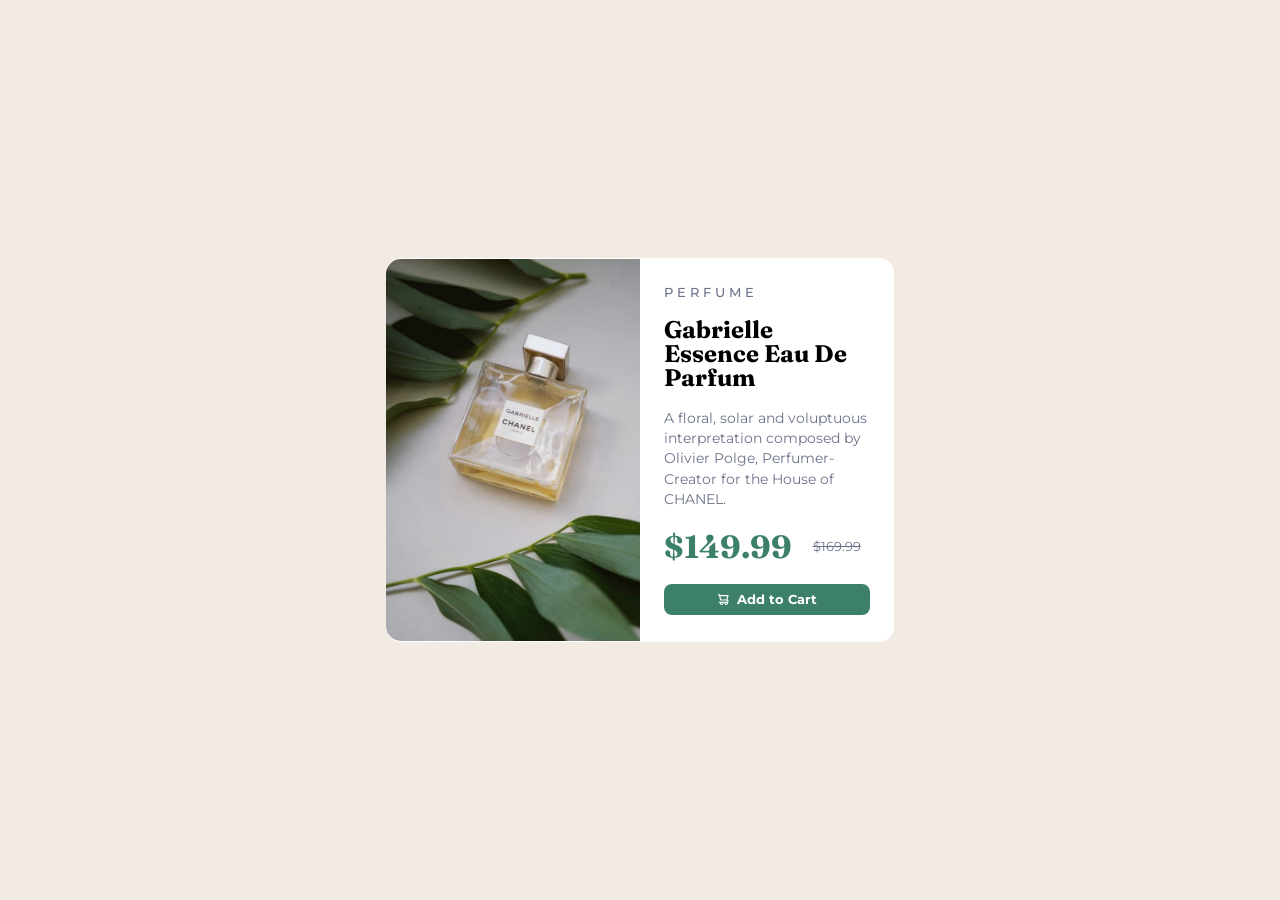
<file: card-produto/index.html>
<!DOCTYPE html>
<html lang="en">
<head>
    <meta charset="UTF-8">
    <meta name="viewport" content="width=device-width, initial-scale=1.0">
    <title>Card Perfume</title>
    <link rel="stylesheet" href="./style.css">
</head>

<body>

    <main>
        <img src="./assets/imgProdutoDesktop.jpg" alt="Perfume CHANEL" class="imagemPrincipal">

        <section class="secaoTexto">
            <p class="tituloAuxiliar">P E R F U M E</p>
            <h1 class="tituloPrincipal">Gabrielle Essence Eau De Parfum</h1>
            <p class="paragrafo">A floral, solar and voluptuous interpretation composed by Olivier Polge, Perfumer-Creator for the House of CHANEL.</p>
            <div class="precos">
                <span class="precoNovo">$149.99</span>
                <p class="precoAntigo">$169.99</p>
            </div>
            <button class="botao"><img src="./assets/icon-cart.svg" alt="imagem de um carrinho supermercado" class="carrinho"> Add to Cart</button>
        </section>
    </main>    

</body>

</html>
</file>
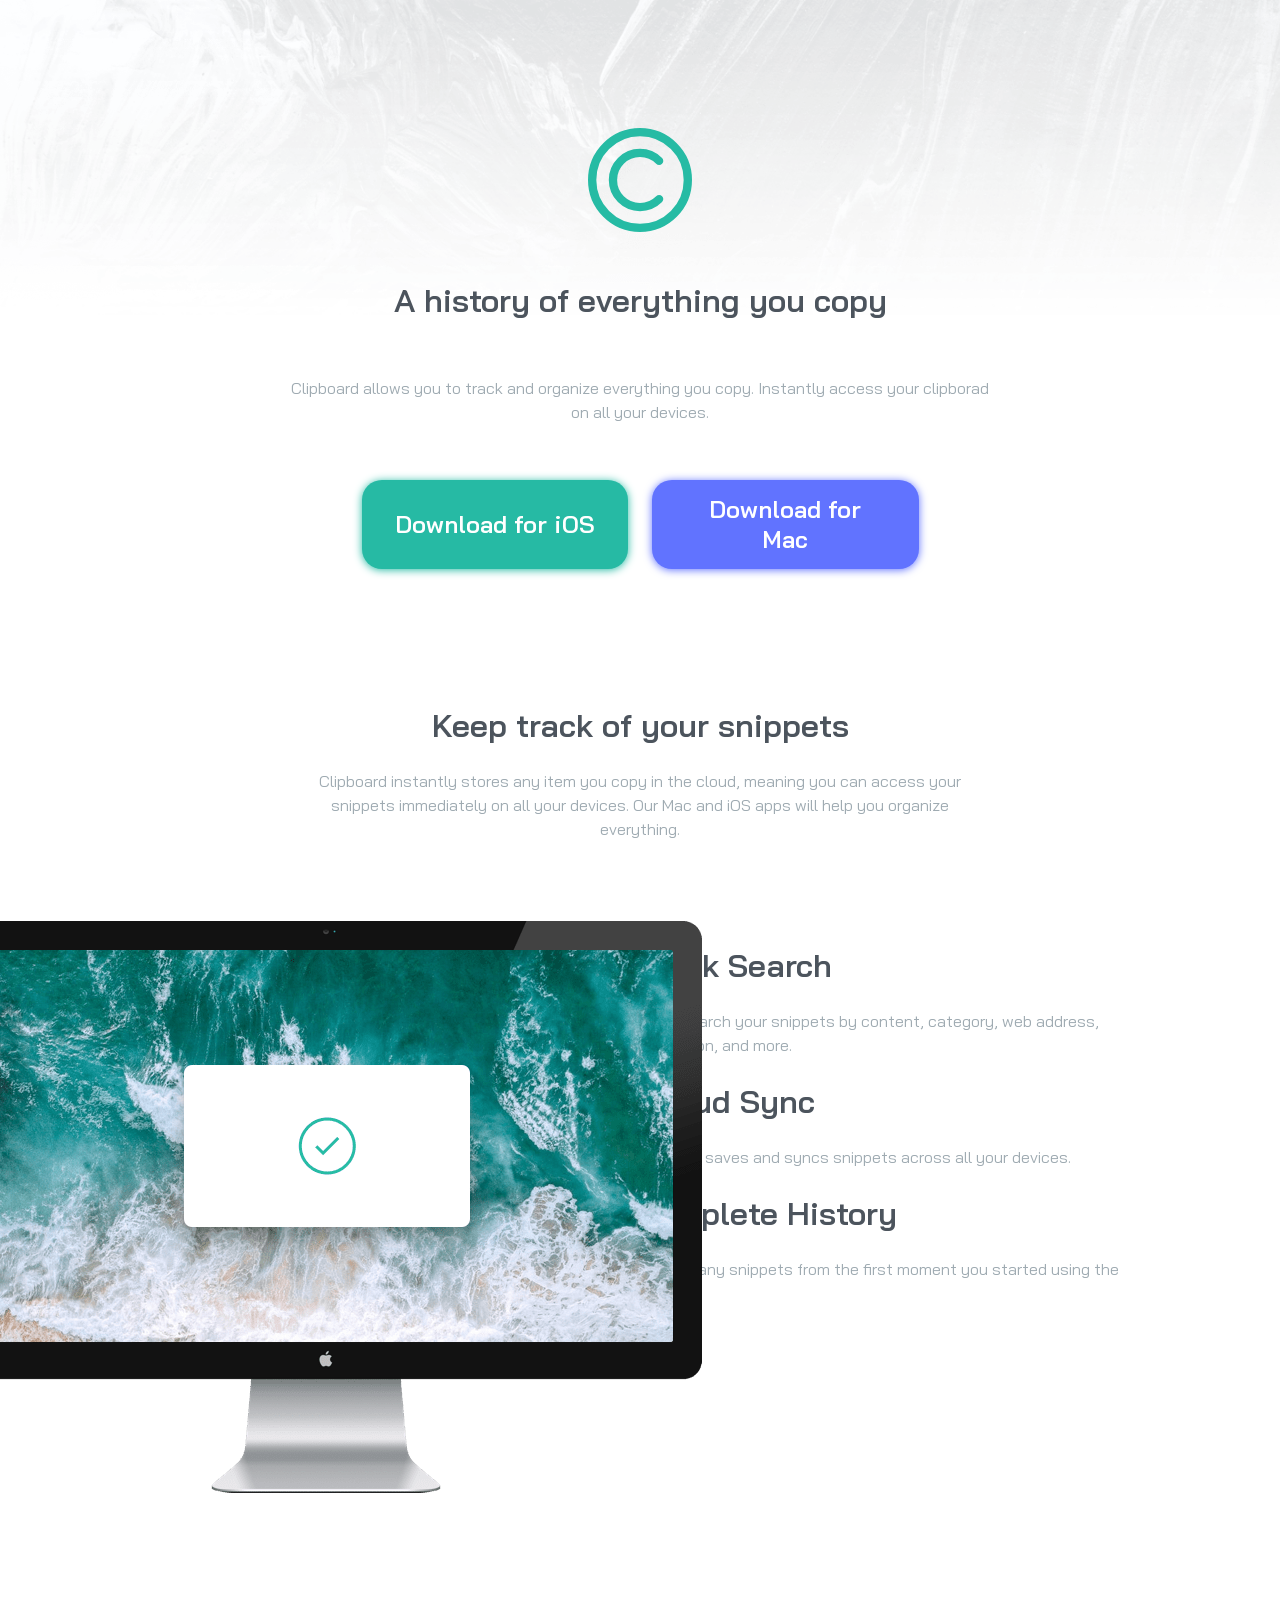
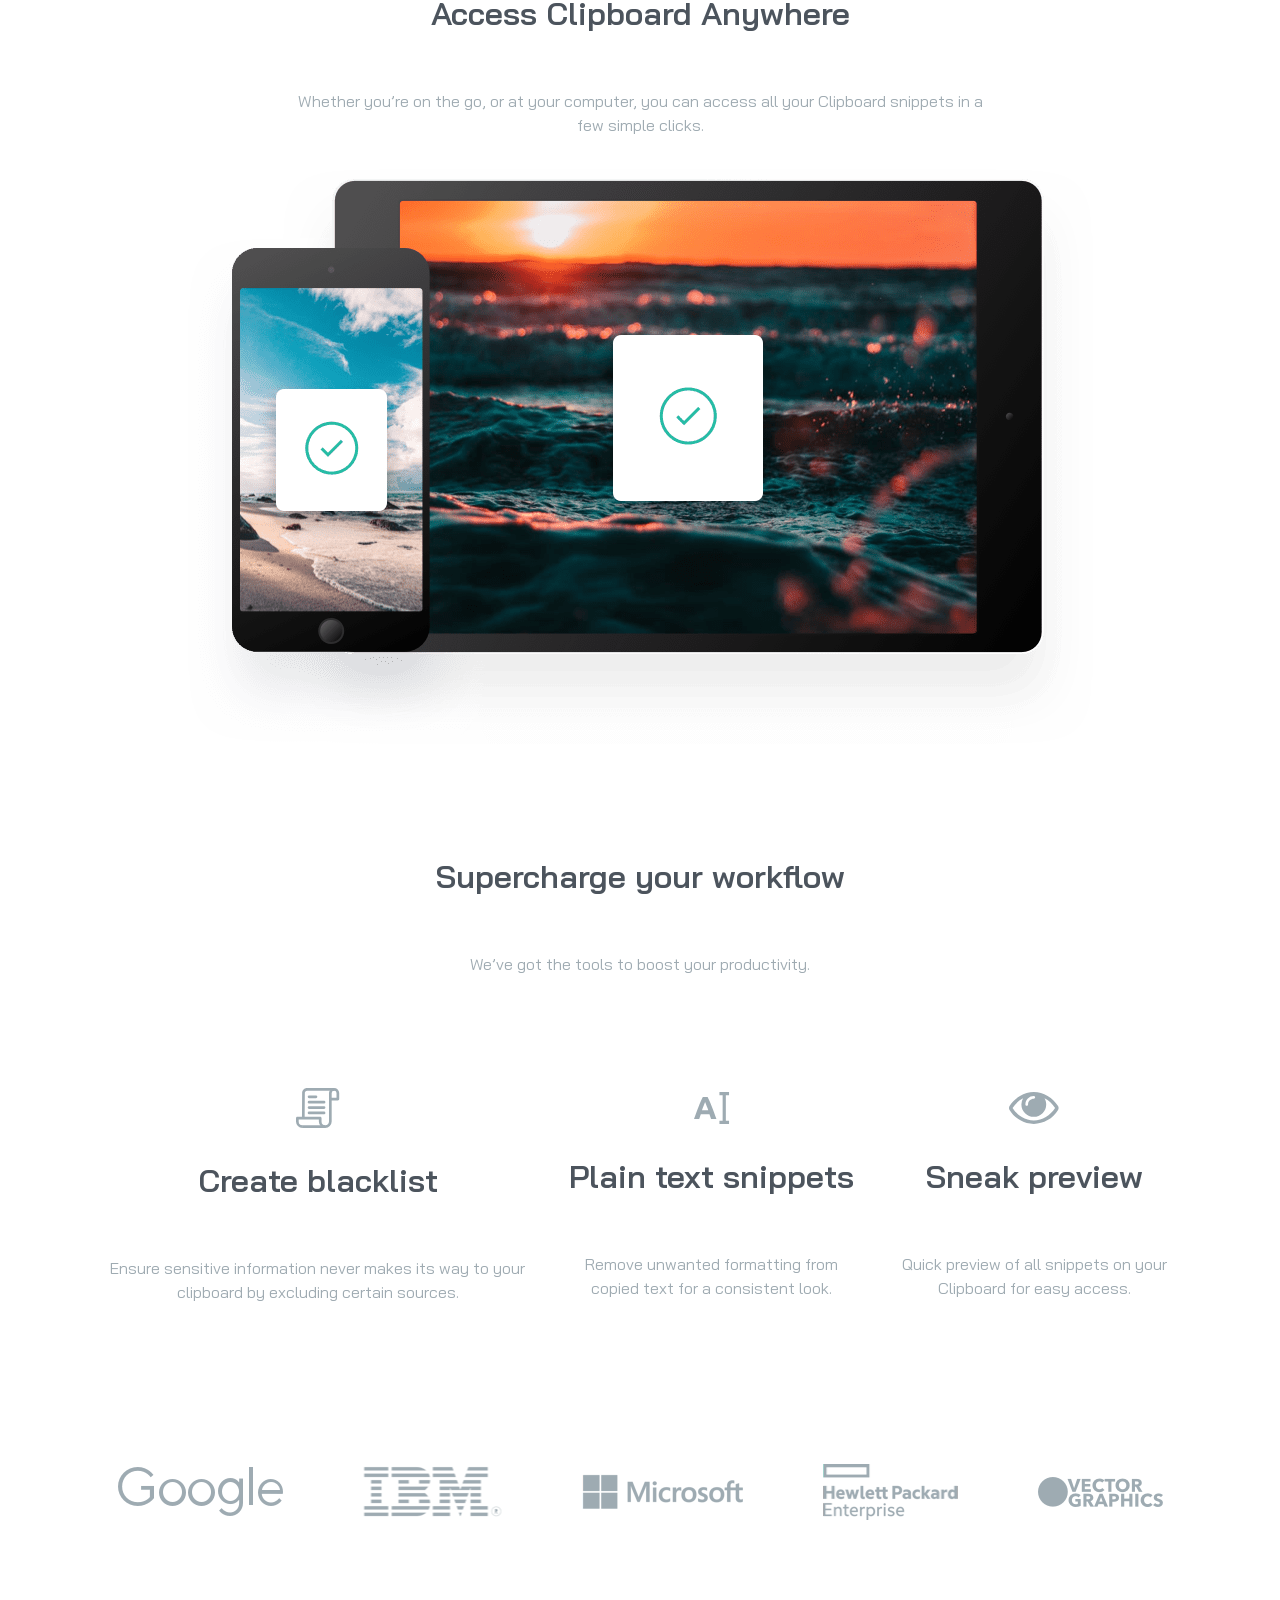
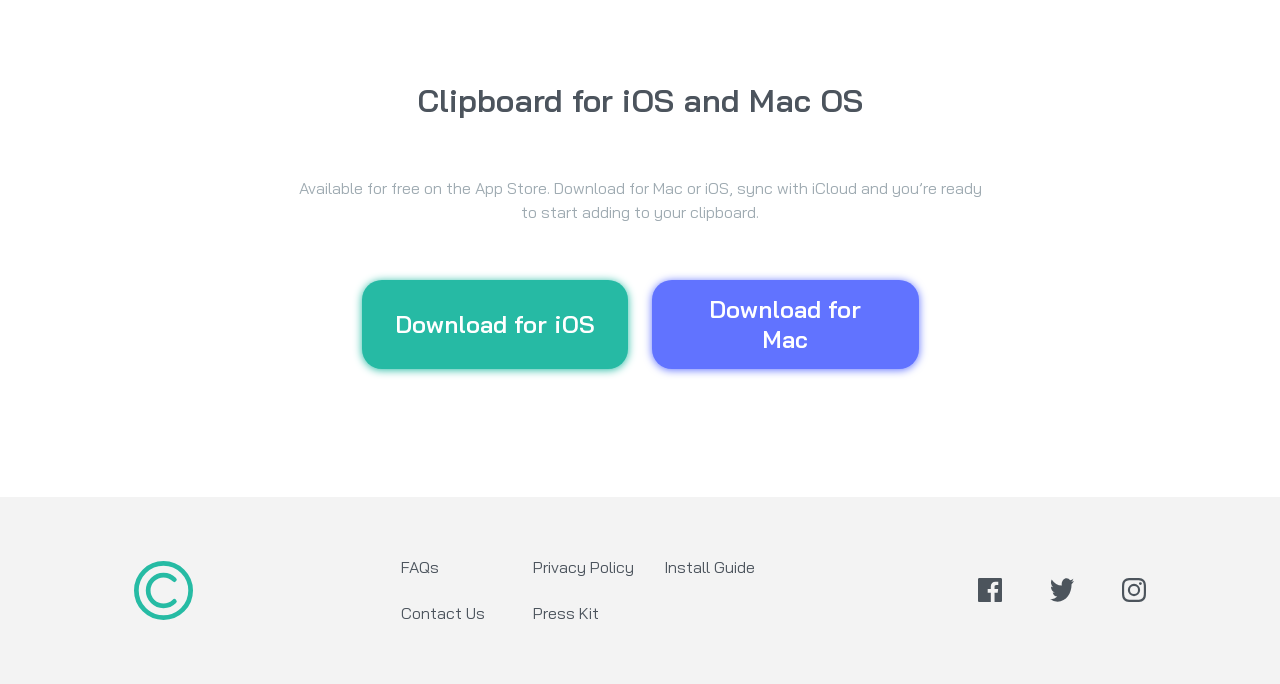
<file: clipboard-landing-page-master/index.html>
<!DOCTYPE html>
<html lang="en">
<head>
    <meta charset="UTF-8">
    <meta name="viewport" content="width=device-width, initial-scale=1.0">
    <title>landing page</title>

    <link rel="shortcut icon" href="./assets/icones/favicon-32x32.png" type="image/x-icon">
    <link rel="stylesheet" href="./style.css">
</head>

<body>
    <main class="container">

        <section class="pag-historia">
            <img src="./assets/logo.svg" alt="Logo da empresa, sendo ele um circulo com uma letra C dentro, ambos com cor verde" class="logo-empresa">

            <h1 class="titulo-principal">A history of everything you copy</h1>
            
            <p class="descricao-principal">Clipboard allows you to track and organize everything you copy. Instantly access your clipborad on all your devices.</p>

            <div class="botoes">
                <button type="button" class="botao-Download" id="btn-green">Download for iOS</button>

                <button type="button" class="botao-Download" id="btn-blue">Download for Mac</button>
            </div>

        </section>

        <section class="pag-trechos">
            <div class="top-trechos">
                <h2>Keep track of your snippets</h2>
                <p class="descricao-trechos">
                    Clipboard instantly stores any item you copy in the cloud, meaning you can access your snippets immediately on all your devices. Our Mac and iOS apps will help you organize everything. 
                </p>
            </div>

            <div class="content-trechos">
                <img src="./assets/produtos/image-computer.png" alt="imagem de um monitor exibindo ondas do mar" class="computador-trechos">
                
                <div class="cards">
                    <div class="card">
                        <h2>Quick Search</h2>
                        <p>Easily search your snippets by content, category, web address, application, and more.</p>
                    </div>
                    <div class="card">
                        <h2>iCloud Sync</h2>
                        <p>Instantly saves and syncs snippets across all your devices.</p>
                    </div>
                    <div class="card">
                        <h2>Complete History</h2>
                        <p>Retrieve any snippets from the first moment you started using the app.</p>
                    </div>
                </div>
            </div>

        </section>

        <section class="pag-acesso">
            <h2>Access Clipboard Anywhere</h2>
            <p>
                Whether you’re on the go, or at your computer, you can access all your Clipboard snippets in a few simple clicks. 
            </p>

            <img src="./assets/produtos/image-devices.png" alt="tablet e celular exibindo icone de confirmação">

        </section>

        <section class="pag-fluxo">
            <h2>Supercharge your workflow</h2>
            <p>We’ve got the tools to boost your productivity.</p>
        </section>

        <section class="pag-beneficios">
            <div class="beneficio">
                <img src="./assets/icones/icon-blacklist.svg" alt="icone de lista">
                <h2>Create blacklist</h2>
                <p>Ensure sensitive information never makes its way to your clipboard by excluding certain sources.</p>
            </div>

            <div class="beneficio">
                <img src="./assets/icones/icon-text.svg" alt="icon com letra A medida, representando texto" >
                <h2>Plain text snippets</h2>
                <p>Remove unwanted formatting from copied text for a consistent look.</p>
            </div>

            <div class="beneficio">
                <img src="./assets/icones/icon-preview.svg" alt="icone de olho">
                <h2>Sneak preview </h2>
                <p>Quick preview of all snippets on your Clipboard for easy access.</p>
            </div>
        </section>

        <section class="pag-empresas">
            <img src="./assets/logo-empresas/logo-google.png" alt="Logo google">
            <img src="./assets/logo-empresas/logo-ibm.png" alt="Logo IBM">
            <img src="./assets/logo-empresas/logo-microsoft.png" alt="Logo Microsoft">
            <img src="./assets/logo-empresas/logo-hp.png" alt="Logo HP">
            <img src="./assets/logo-empresas/logo-vector-graphics.png" alt="Logo Vector Graphics">
        </section>

        <section class="pag-prancheta">
            <h2>Clipboard for iOS and Mac OS</h2>
            <p>Available for free on the App Store. Download for Mac or iOS, sync with iCloud and you’re ready to start adding to your clipboard.</p>
            <div class="botoes">
                <button type="button" class="botao-Download" id="btn-green2">Download for iOS</button>

                <button type="button" class="botao-Download" id="btn-blue2">Download for Mac</button>
            </div>
        </section>
    </main>

    <footer>
        <img src="./assets/logo.svg" alt="logo empresa" class="logo-footer">

        <nav class="navegacao">
            <div>
                <a href="">FAQs</a>
                <a href="">Contact Us</a>
            </div>
            <div>
                <a href="">Privacy Policy</a>
                <a href="">Press Kit</a>
            </div>
            <div>
                <a href="">Install Guide</a>
            </div>
        </nav>

        <div class="redes-sociais">
            <img src="./assets/icones/icon-facebook.svg" alt="logo facebook">
            <img src="./assets/icones/icon-twitter.svg" alt="logo twitter">
            <img src="./assets/icones/icon-instagram.svg" alt="logo instagram">
        </div>
        
    </footer>
</body>
</html>
</file>
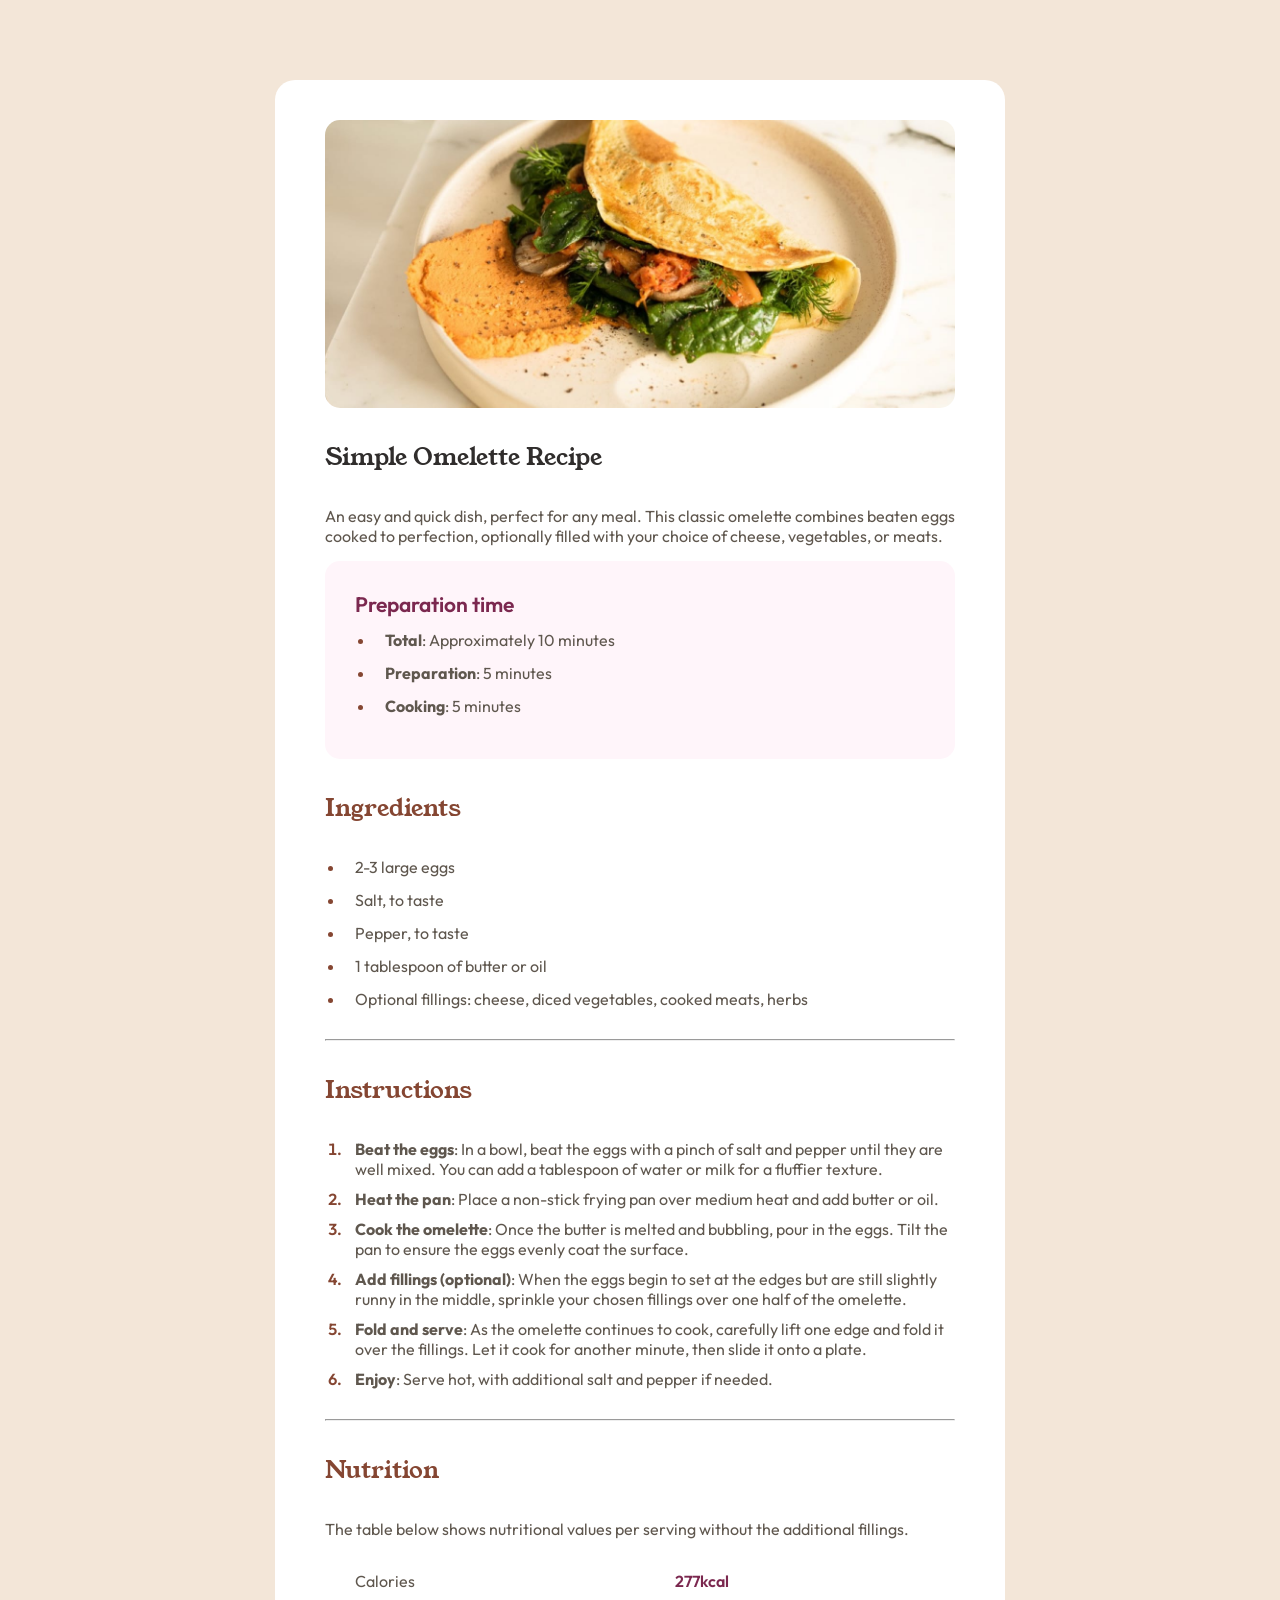
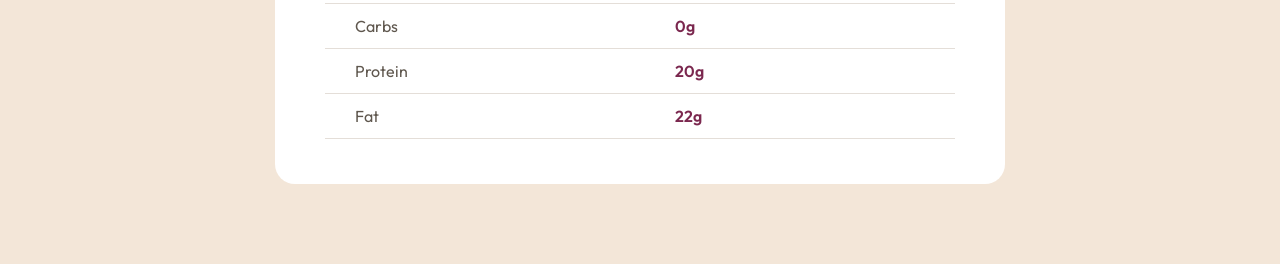
<file: pagina-de-receitas/index.html>
<!DOCTYPE html>
<html lang="en">
<head>
  <meta charset="UTF-8">
  <meta name="viewport" content="width=device-width, initial-scale=1.0">
  <title>Recipe page</title>

  <link rel="shortcut icon" href="./assets/img/favicon-32x32.png" type="image/x-icon">
  <link rel="stylesheet" href="./assets/css/style.css">
</head>

<body>
  <main>
    <!--Seção para informações do topo-->
    <section> 
      <img src="./assets/img/image-omelette.jpeg" alt="Image of an omelet filled with vegetables on a ceramic plate.">
      <h1 class="titulos" id="principal">Simple Omelette Recipe</h1>
      <p>An easy and quick dish, perfect for any meal. This classic omelette combines beaten eggs cooked to perfection, optionally filled with your choice of cheese, vegetables, or meats. </p>
    </section>

    <!--Seção para o tempo de preparo-->
    <section id="preparation">
      <h2>Preparation time</h2>
      <!--Lista NÃO ORDENADA-->
      <ul>
        <li> <strong>Total</strong>: Approximately 10 minutes</li>
        <li> <strong>Preparation</strong>: 5 minutes</li>
        <li> <strong>Cooking</strong>: 5 minutes</li>
      </ul>
    </section>

    <!--Seção para ingredientes-->
    <section>
      <h2 class="titulos">Ingredients</h2>
      <!--Lista NÃO ORDENADA-->
      <ul class="lista">
        <li>2-3 large eggs</li>
        <li>Salt, to taste</li>
        <li>Pepper, to taste</li>
        <li>1 tablespoon of butter or oil</li>
        <li>Optional fillings: cheese, diced vegetables, cooked meats, herbs</li>
      </ul>
    </section>

    <hr>

    <!--Seção para Instruções-->
    <section>
      <h2 class="titulos">Instructions</h2>
      <!--Lista ORDENADA-->
      <ol class="lista">
        <li> <strong>Beat the eggs</strong>: In a bowl, beat the eggs with a pinch of salt and pepper until they are well mixed. You can add a tablespoon of water or milk for a fluffier texture.</li>
        <li><strong>Heat the pan</strong>: Place a non-stick frying pan over medium heat and add butter or oil.</li>
        <li><strong>Cook the omelette</strong>: Once the butter is melted and bubbling, pour in the eggs. Tilt the pan to ensure the eggs evenly coat the surface.</li>
        <li><strong>Add fillings (optional)</strong>: When the eggs begin to set at the edges but are still slightly runny in the middle, sprinkle your chosen fillings over one half of the omelette.</li>
        <li><strong>Fold and serve</strong>: As the omelette continues to cook, carefully lift one edge and fold it over the fillings. Let it cook for another minute, then slide it onto a plate.</li>
        <li><strong>Enjoy</strong>: Serve hot, with additional salt and pepper if needed.</li>
      </ol>
    </section>

    <hr>
    <!--Seção final para a nutrição do prato-->
    <section>
      <h2 class="titulos">Nutrition</h2>
      <p id="pNutri">The table below shows nutritional values per serving without the additional fillings.</p>
      <!--Seção auxiliar-->
      <div class="nutri">
        <!--Nome dos elementos nutricionais-->
        <div class="linhaTabela">
          <span>Calories</span>
          <span class="valor">277kcal</span>
        </div>
        
        

        <div class="linhaTabela">
          <span>Carbs</span>
          <span class="valor">0g</span>
        </div>

        

        <div class="linhaTabela">
          <span>Protein</span>
          <span class="valor">20g</span>
        </div>

      

        <div class="linhaTabela">
          <span>Fat</span>
          <span class="valor">22g</span>
        </div>
        <!--Valor nutricional-->
      </div>
    </section>
  </main>

</body>

</html>
</file>
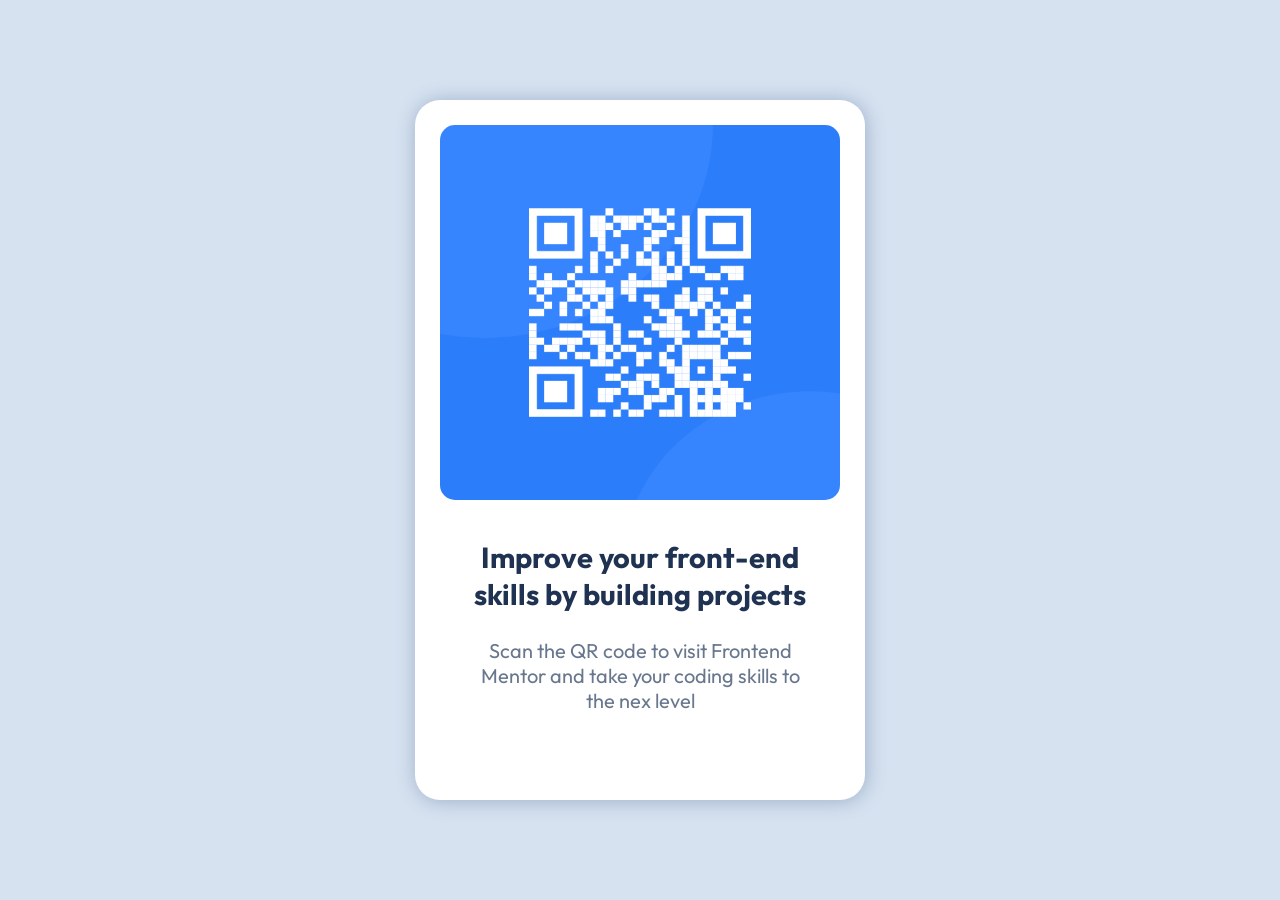
<file: projeto-qr_code/index.html>
<!DOCTYPE html>
<html lang="pt-BR">
<head>
    <meta charset="UTF-8">
    <meta name="viewport" content="width=device-width, initial-scale=1.0">
    <title>QR-CODE</title>
    
    <link rel="icon" href="./images/favicon-32x32.png" type="image">
    <link rel="stylesheet" href="./style.css">

    <link href="https://fonts.googleapis.com/css2?family=Outfit:wght@100..900&display=swap" rel="stylesheet">
</head>

<body>
    
    <main>
        <img src="./images/image-qr-code.png" alt="qr-code" id="imagem">
        <section>
            <h1>Improve your front-end <br>skills by building projects</h1>
            <p>Scan the QR code to visit Frontend<br>Mentor and take your coding skills to<br>the nex level</p>
        </section>
    </main>

</body>
</html>
</file>
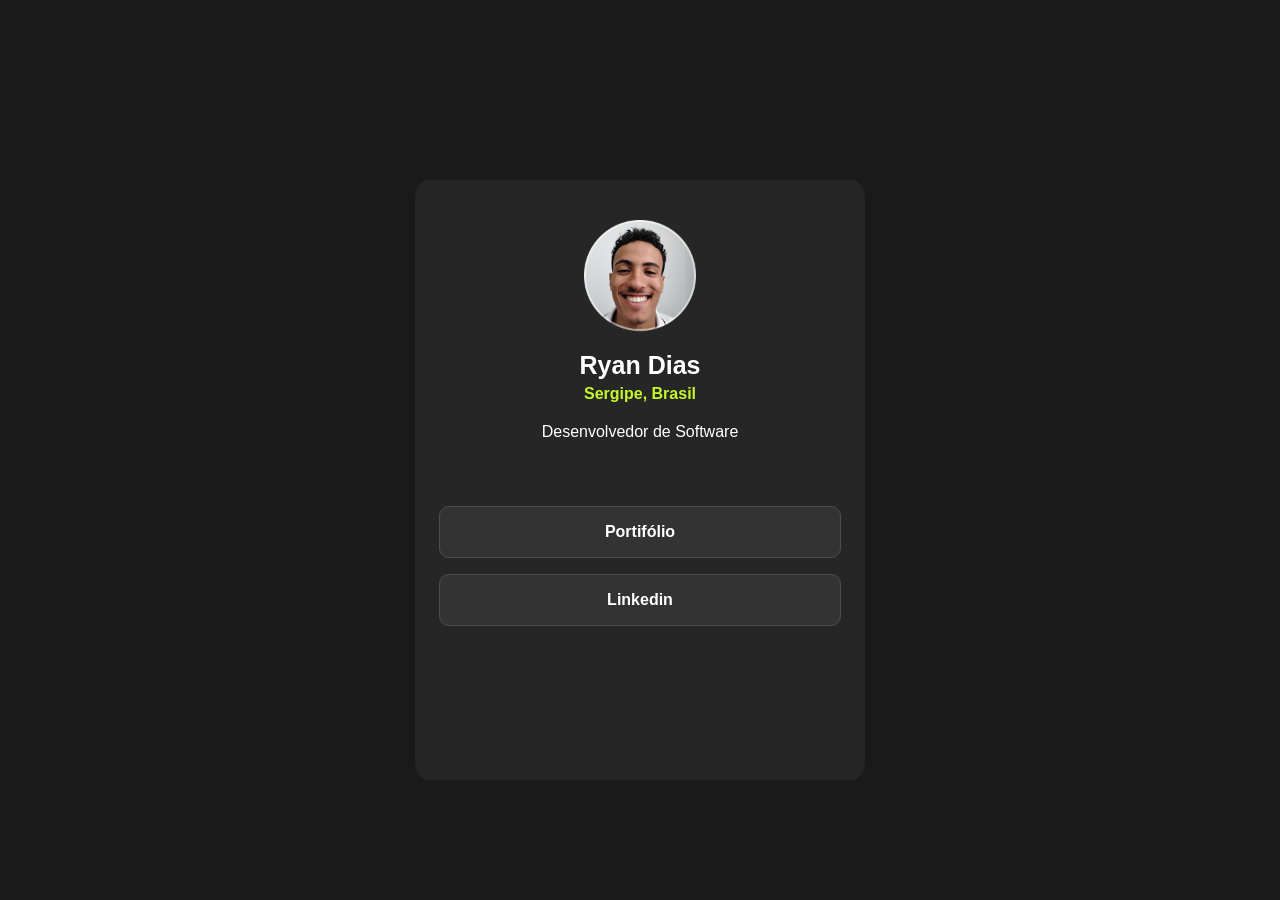
<file: social-links/index.html>
<!DOCTYPE html>
<html lang="pt-BR">
<head>
    <meta charset="UTF-8">
    <meta name="viewport" content="width=device-width, initial-scale=1.0">
    <title>Social-Links</title>
    <link rel="stylesheet" href="./style.css">
</head>

<body>
    <div id="conteiner">
        <div id="profile">
            <img src="./assets/Avatar.png" alt="Foto de Ryan Dias, sorrindo para a foto">
            <h2 id="nome">Ryan Dias</h2>
            <p id="localizacao">Sergipe, Brasil</p>
            <p id="profissao">Desenvolvedor de Software</p>
        </div>      
        
        <ul>
            <li>
                <a href="https://github.com/RyanzinhoDias" target="_blank">Portifólio</a>
            </li>
            <li>
                <a href="https://www.linkedin.com/in/ryan-dias-dos-santos-nascimento/" target="_blank">Linkedin</a>
            </li>
        </ul>
        
    </div>
</body>
</html>
</file>
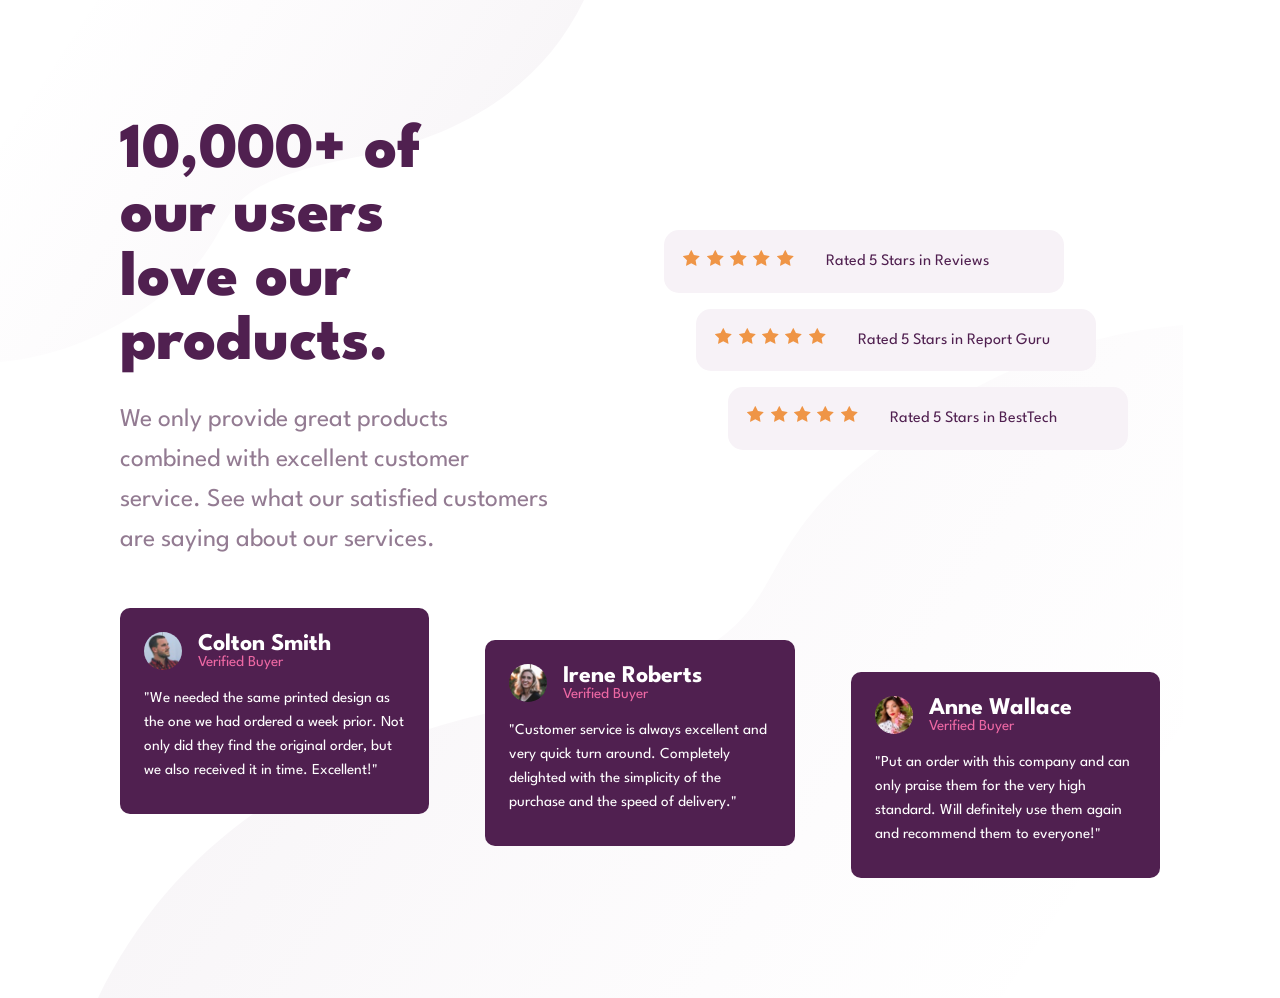
<file: social-proof-section/index.html>
<!DOCTYPE html>
<html lang="en">
<head>
    <meta charset="UTF-8">
    <meta name="viewport" content="width=device-width, initial-scale=1.0">
    <title>Social proof section</title>
    <link rel="shortcut icon" href="./assets/favicon-32x32.png" type="image/x-icon">
    <link rel="stylesheet" href="./style.css">

</head>
<body>
    <main class="container">
        <section class="text">
            <h1 class="main-title">10,000+ of our users love our products.</h1>

            <p class="paragraph">We only provide great products combined with excellent customer service. See what our satisfied customers are saying about our services.</p>
        </section>

        <section class="ratings">
            <article class="rating">
                <div class="stars">
                    <img src="./assets/icon-star.svg" alt="star review" aria-hidden="true">
                    <img src="./assets/icon-star.svg" alt="star review" aria-hidden="true">
                    <img src="./assets/icon-star.svg" alt="star review" aria-hidden="true">
                    <img src="./assets/icon-star.svg" alt="star review" aria-hidden="true">
                    <img src="./assets/icon-star.svg" alt="star review" aria-hidden="true">
                </div>
                <p>Rated 5 Stars in Reviews</p>
            </article>

            <article class="rating">
                <div class="stars">
                    <img src="./assets/icon-star.svg" alt="star review" aria-hidden="true">
                    <img src="./assets/icon-star.svg" alt="star review" aria-hidden="true">
                    <img src="./assets/icon-star.svg" alt="star review" aria-hidden="true">
                    <img src="./assets/icon-star.svg" alt="star review" aria-hidden="true">
                    <img src="./assets/icon-star.svg" alt="star review" aria-hidden="true">
                </div>
                <p>Rated 5 Stars in Report Guru</p>
            </article>

            <article class="rating">
                <div class="stars">
                    <img src="./assets/icon-star.svg" alt="star review" aria-hidden="true">
                    <img src="./assets/icon-star.svg" alt="star review" aria-hidden="true">
                    <img src="./assets/icon-star.svg" alt="star review" aria-hidden="true">
                    <img src="./assets/icon-star.svg" alt="star review" aria-hidden="true">
                    <img src="./assets/icon-star.svg" alt="star review" aria-hidden="true">
                </div>
                <p>Rated 5 Stars in BestTech</p>
            </article>
        </section>

        <section class="testimonials">
            <article class="card">
                <div class="person">
                    <img src="./assets/image-colton.jpg" alt="imagem homem Colton" class="photo">

                    <div>
                        <h2>Colton Smith</h2>
                        <p class="tipo-usuario">Verified Buyer</p>
                    </div>
                </div>

                <p class="mensagem">"We needed the same printed design as the one we had ordered a week prior. Not only did they find the original order, but we also received it in time. Excellent!"</p>
            </article>
                
            <article class="card">
                <div class="person">
                    <img src="./assets/image-irene.jpg" alt="imagem mulher Irene" class="photo">

                    <div>
                        <h2>Irene Roberts</h2>
                        <p class="tipo-usuario">Verified Buyer</p>
                    </div>
                </div>

                <p class="mensagem">"Customer service is always excellent and very quick turn around. Completely delighted with the simplicity of the purchase and the speed of delivery."</p>
            </article>

            <article class="card">
                <div class="person">
                    <img src="./assets/image-anne.jpg" alt="imagem mulher Anne" class="photo">

                    <div>
                        <h2>Anne Wallace</h2>
                        <p class="tipo-usuario">Verified Buyer</p>
                    </div>
                </div>

                <p class="mensagem">"Put an order with this company and can only praise them for the very high standard. Will definitely use them again and recommend them to everyone!"</p>
            </article>
        </section>
    </main>
</body>

</html>
</file>
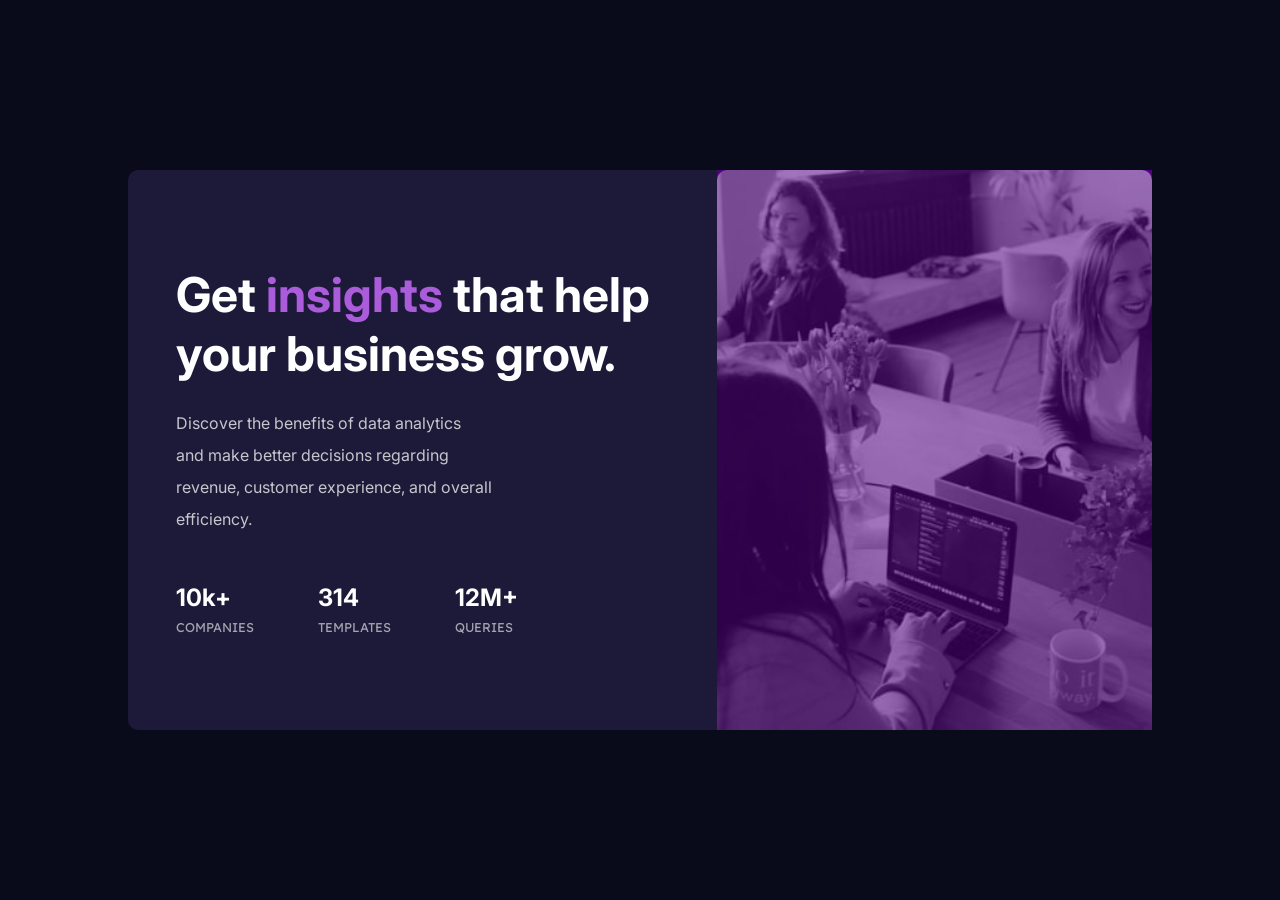
<file: stats-preview-card-component/index.html>
<!DOCTYPE html>
<html lang="en">
<head>
    <meta charset="UTF-8">
    <meta name="viewport" content="width=device-width, initial-scale=1.0">
    <title>Preview Card</title>
    
    <link rel="shortcut icon" href="./assets/favicon-32x32.png">
    <link rel="stylesheet" href="./style.css">
</head>

<body>
    <main>
        <div class="caixa-imagem">
            <img src="./assets/image-header-mobile.jpg" alt="três mulheres trabalhando em seus laptops" class="imagem-mobile">
            <img src="./assets/image-header-desktop.jpg" alt="imagem.desktop" class="imagem-desktop">
        
        </div>

        <section class="conteudo-principal">
            <h1 class="titulo-principal">Get <span>insights</span> that help your business grow.</h1>
            <p class="texto-descritivo">Discover the benefits of data analytics and make better decisions regarding revenue, customer experience, and overall efficiency.</p>

            <div class="informacoes">
                <div class="dados">
                    <p class="dado-principal">10k+</p>
                    <p class="nome-dado">COMPANIES</p>
                </div>

                <div class="dados">
                    <p class="dado-principal">314</p>
                    <p class="nome-dado">TEMPLATES</p>
                </div>
                
                <div class="dados">
                <p class="dado-principal">12M+</p>
                <p class="nome-dado">QUERIES</p>
                </div>
            </div>
        </section>
    </main>
</body>
</html>
</file>
<file: card-produto/style.css>
@import url('https://fonts.googleapis.com/css2?family=Fraunces:ital,opsz,wght@0,9..144,100..900;1,9..144,100..900&family=Montserrat:ital,wght@0,100..900;1,100..900&display=swap');

* {
    margin: 0;
    padding: 0;
    box-sizing: border-box;
}

:root{
    --green: hsl(158, 36%, 37%);
    --green-dark: hsl(158, 42%, 18%);
    --black: hsl(212, 21%, 14%);
    --grey: hsl(228, 12%, 48%);
    --cream: hsl(30, 38%, 92%);
    --white: hsl(0, 0%, 100%);
}

body {
    background-color: var(--cream);
    min-height: 100vh;
    display: flex;
    justify-content: center;
    align-items: center;
}   

main {
    display: flex;
    align-items: center;

    width: 31.8rem;
    height: 24rem;

    background-color: var(--white);
    border-radius: 15px;
}

.secaoTexto {
    padding: 1.5rem;
    display: flex;
    flex-direction: column;
    gap: 18px;
}

.imagemPrincipal {
    width: 50%;
    object-fit: cover;
    border-top-left-radius: 15px;
    border-bottom-left-radius: 15px;
}

.tituloAuxiliar {
    color: var(--grey);
    font-family: "Montserrat", sans-serif;
    font-weight: 500;
    font-size: 0.8rem;
    font-style: normal;
}

.tituloPrincipal {
    font-family: "Fraunces", serif;
    line-height: 1;
    font-weight: 700;
}

.paragrafo {
    font-family: "Montserrat", sans-serif;
    font-size: 0.9rem;
    color: var(--grey);
    line-height: 1.4;
}    

.precos {
    display: flex;
    align-items: center;
}

.precoNovo {
    color: var(--green);
    font-family: "Fraunces", serif;
    font-weight: 700;
    font-size: 2rem;
}

.precoAntigo {
    margin-left: 1.3rem;
    font-family: "Montserrat", sans-serif;
    font-size: 0.8rem;
    color: var(--grey);
    text-decoration: line-through;
}

.botao {
    display: flex;
    justify-content: center;
    align-items: center;

    border: none;
    border-radius: 8px;
    width: 100%;
    padding: 0.5rem;
    font-family: "Montserrat", sans-serif;
    font-weight: 700;
    font-size: 0.8rem;
    color: var(--white);
    background-color: var(--green);

    cursor: pointer;
    gap: 8px;
}

.botao:active{
    background-color: var(--green-dark);    
}

.carrinho {
    width: 11px;
    height: 11px;
}

@media (max-width: 520px) {
    main {
        flex-direction: column;
        height: auto;
        width: 90%;
    }

    .imagemPrincipal {
        width: 100%;
        height: 28rem;
        border-bottom-left-radius: 0px;
        border-top-right-radius: 15px;
    }
}
</file>
<file: clipboard-landing-page-master/style.css>
/*Import para a font*/
@import url('https://fonts.googleapis.com/css2?family=Bai+Jamjuree:ital,wght@0,200;0,300;0,400;0,500;0,600;0,700;1,200;1,300;1,400;1,500;1,600;1,700&display=swap');

/*Resetando configurações padrão dos navegadores*/
* {
    margin: 0;
    padding: 0;
    box-sizing: border-box;
}

/*variáveis das cores usadas nesse projeto, elas facilitam a usabilidade e manutenção*/
:root {
    --green500: hsl(171, 66%, 44%);
    --blue100: hsl(233, 100%, 69%);
    --gray700: hsl(210, 10%, 33%);
    --gray500: hsl(201, 11%, 66%);
    --font: "Bai Jamjuree", sans-serif;
}

/*Body (corpo) do site*/
body {
    background-image: url(./assets/background/bg-header-mobile.png);
    background-position: top;

    background-color: white;

    background-size: 100%;
    background-repeat: no-repeat;
    
    min-height: 100vh;
    font-family: var(--font);
}

/*.container = main*/
.container {
    max-width:1100px;
    margin: auto;
          
    padding: 1rem; /*padding baseado na raiz, ideal para responsividade e escalabilidade, caso o usuário use uma configuração diferente do esperado.*/
}

/*margens todas as classes com 7rem*/
section {
    margin-top: 7rem;
    text-align: center;
    gap: 2rem;
}

section h1, h2 {
    color: var(--gray700);
    font-size: 2rem;
    font-weight: 600;
}

section p {
    line-height: 1.5rem;
    font-size: clamp(0.9rem, 4vw, 1rem);
    font-weight: 400;
    color: var(--gray500);
    max-width: 700px;
    margin-left: auto;
    margin-right: auto;
}

section img {
    max-width: 100%;
    height: auto;
}

/*estilização folha 01*/
.pag-historia {
    display: flex;
    flex-direction: column;
    align-items: center;
}

.logo-empresa {
    width: 6.5rem;
    margin-bottom: 1rem;
}

.botoes {
    display: flex;
    flex-direction: column;
    gap: 1.5rem; /*espaçamentos entre os dois botões*/

    margin-top: 1.5rem; /*margem do botão de iOS para o texto acima dele*/
}

.botao-Download {
    padding: 0.9rem 2rem;
    width: 100%;
    max-width: 18rem;

    font-family: var(--font);
    border: none;
    border-radius: 20px;
    
    color: #fff;
    
    font-weight: 600;
    font-size: 1.5rem;
    cursor: pointer;
    transition: all 0.3s ease;
}

footer nav a:hover {
    color: var(--green500);
    transition: color 0.3s ease;
}

.redes-sociais img:hover {
    transform: scale(1.1);
    transition: transform 0.3s ease;
    cursor: pointer;
}

#btn-green{
    background-color: var(--green500);
    box-shadow: 0 1px 8px var(--green500);
}

#btn-blue{
    background-color: var(--blue100);
    box-shadow: 0 1px 8px var(--blue100);
}

#btn-green2{
    background-color: var(--green500);
    box-shadow: 0 1px 8px var(--green500);
}

#btn-blue2{
    background-color: var(--blue100);
    box-shadow: 0 1px 8px var(--blue100);
}

.botao-Download:active{
    transform: translateY(2px);
}

/*estilização folha 02*/
.pag-trechos {
    display: flex;
    flex-direction: column;
    align-items: center; 
}

.pag-trechos div h2, p {
    margin-top: 1.5rem;
}

/*estilização folha 03*/
.pag-acesso {
    display: flex;
    flex-direction: column;
    align-items: center;
}

/*estilização folha 04*/
.pag-fluxo {
    display: flex;
    flex-direction: column;
    align-items: center;
}

/*estilização pag 4*/
.pag-beneficios {
    display: flex;
    flex-direction: column;
    align-items: center;
}

.beneficio {
    gap: 2rem;
    display: flex;
    flex-direction: column;
    align-items: center;
}

/*Estilização página de logos*/
.pag-empresas {
    display: flex;
    flex-direction: column;
    align-items: center;
}

/*Estilização página de prancheta*/
.pag-prancheta {
    display: flex;
    flex-direction: column;
    align-items: center;
}

footer {
    display: flex;
    flex-direction: column;
    align-items: center;
    padding: 3rem;
    gap: 1.5rem;
    margin-top: 7rem;
    width: 100%;
    background-color: rgb(243, 243, 243);
}

.logo-footer {
    width: 15%;
}

footer nav a {
    display: flex;
    flex-direction: column;
    text-decoration: none;
    text-align: center;
    padding: 0.8rem;

    color: var(--gray700);
    font-size: 1rem;
}

.redes-sociais {
    margin-top: 2rem;
    margin-bottom: 2rem;
    display: flex;
    gap: 3rem;
}

@media (min-width: 1075px) {
    body {
        background-image: url(./assets/background/bg-header-desktop.png);
    }

    .botoes {
        flex-direction: row;
    }
    
    .content-trechos {
        display: flex;
        align-items: flex-start;        
        text-align: left;
        gap: 30rem;
        padding: 3rem;
    }

    .computador-trechos {
        position: absolute;
        left: -50px; /* Move para fora da tela pela esquerda */
    }

    .cards {
        display: flex;
        flex-direction: column;
        margin-left: 30rem;
    }

    .pag-acesso {
        margin-top: 15rem;
    }
    
    .pag-beneficios {
        display: flex;
        flex-direction: row;
        justify-content: center;
    }
    
    .pag-empresas {
        margin-top: 10rem;
        margin-bottom: 10rem;
        display: flex;
        flex-direction: row;
        justify-content: center;
        gap: 5rem;
    }

    footer {
        display: flex;
        flex-direction: row;
        justify-content: space-around;
        
    }

    .logo-footer {
        width: 5%;
    }

    .navegacao {
        width: 33.33%;
        display: grid;
        grid-template-columns: repeat(3, 1fr);
    }
    
    .navegacao div a {
        text-align: left;
    }

}
</file>
<file: pagina-de-receitas/assets/css/style.css>
@import url('https://fonts.googleapis.com/css2?family=Outfit:wght@100..900&family=Young+Serif&display=swap');

* {
    margin: 0;
    padding: 0;
    box-sizing: border-box;
}

body {
    display: flex;
    justify-content: center;
    padding: 5em;
    background-color: hsl(30, 54%, 90%);
}

main {
    min-height: 375px;
    max-width: 730px;
    padding-top: 25px;
    padding-left: 50px;
    padding-right: 50px;
    padding-bottom: 30px;
    background-color: hsl(0, 0%, 100%); 
    border-radius: 20px;
}

img {
    display: block;
    width: 100%;
    margin-bottom: 15px;
    border-radius: 15px;
}

.titulos{
    margin-top: 2rem;
    margin-bottom: 2rem;
    font-family: "Young Serif", serif;
    font-weight: 400;
    color: hsl(14, 45%, 36%);
}

#principal {
    color: hsl(24, 5%, 18%);
}

section {
    font-family: "Outfit", sans-serif;
    font-weight: 400;
    color: hsl(30, 10%, 34%);
    margin-top: 15px;
    margin-bottom: 15px;
}

p {
    font-size: 16px;
}

ul > li {
    margin-top: 13px;
    margin-bottom: 13px;
    margin-left: 20px;
    padding-left: 10px;
}

ol > li {
    margin-top: 10px;
    margin-bottom: 10px;
    margin-left: 20px;
    padding-left: 10px;
    font-family: "Outfit", sans-serif;
}

::marker{
    color: hsl(14, 45%, 36%);
    font-weight: 600;
}

strong {
    font-weight: 700;
}


#preparation{
    background-color: hsl(330, 100%, 98%);
    padding: 30px;
    border-radius: 15px;
    margin-top: 15px;
}

#preparation h2{
    color: hsl(332, 51%, 32%);
    font-size: 21px;
    font-weight: 600;
}

hr {
    margin-top: 30px;
}

.nutri {
    margin-top: 20px;
}

.nutri .linhaTabela {
    display: flex;
    gap: 40px;
    padding: 12px 30px;
    border-bottom: 1px solid hsl(30, 18%, 87%);
}

.nutri .linhaTabela span:first-child {
  min-width: 280px;
}

.nutri .valor{
    color: hsl(332, 51%, 32%);
    font-weight: 600;
}


#pNutri {
    margin-top: 10px;
    margin-bottom: 5px;
}
</file>
<file: projeto-qr_code/style.css>
@charset "UTF-8";
@import url('https://fonts.googleapis.com/css2?family=Outfit:wght@100..900&display=swap');

*{
    margin: 0;
    padding: 0;
    box-sizing: border-box;
}

body {
    background-color: hsl(212, 45%, 89%);
    
    height: 100vh;
    display: flex;
    justify-content: center;
    align-items: center;
    
}

/*Estilização do combo = img+titulo+paragráfo*/
main {
    background-color: #fff;
    width: 450px;
    height: 700px;
    
    padding-top: 25px;
    text-align: center;
    
    border-radius: 25px;
    
    box-shadow: 1px 1px 20px hsl(216, 30%, 70%);
}

img {
    width: 400px;
    height: 375px;
    margin: auto;
    border-radius: 15px;
}

section {
    font-family: "Outfit", sans-serif;
    padding-top: 35px;
}

h1 {
    font-size: 29px;
    font-weight: 400px;
    color: hsl(218, 44%, 22%);
}

p {
    font-size: 20px;
    color: hsl(216, 15%, 48%);
    padding-top: 25px;
}
</file>
<file: social-links/style.css>
* {
    margin: 0;
    padding: 0;
    box-sizing: border-box;
}

body {
    display: flex;
    align-items: center;
    justify-content: center;
    background: hsl(0, 0%, 10%);
    font-family:"Inter", sans-serif;
}

#conteiner {
    background: hsl(0, 0%, 15%);
    width: 400px;
    height: 600px   ;
    margin: 30px auto 0px;
    padding: 0 24px;
    border-radius: 3%;

    position: absolute;
    top: 50%;
    transform: translateY(-50%);
}

#profile {
    text-align: center;
    padding: 40px;
    }

#profile img{
    width: 112px;
}

#nome {
    margin: 15px auto 5px;
    font-weight: 700;
    font-size: 25px;
    color: white;
}

#localizacao {
    color: hsl(75, 94%, 57%);
    font-weight: 600;
}

#profissao {
    color: white;
    margin: 20px;
    font-weight: 400;
}


ul {
    list-style: none;
    display: flex;
    flex-direction: column;
    gap: 16px;

    padding: 5px 0;
}

ul li a {
    text-decoration: none;
    display: flex;
    align-items: center;
    justify-content: center;
    padding: 16px 24px;

    background: hsl(0, 0%, 20%);
    border: 1px solid hsl(0, 0%, 30%);
    color: white;
    
    font-weight: 700;
    border-radius: 10px;
}

ul li a:hover {
    background: rgba(255, 255, 255, 0.1);
    border: 1.5px solid;
}

@media (min-width: 700px) {
    #conteiner {
        width: 50vh;
    }
}
</file>
<file: social-proof-section/style.css>
@import url('https://fonts.googleapis.com/css2?family=League+Spartan:wght@100..900&display=swap');

* {
    padding: 0;
    margin: 0;
    box-sizing: border-box;
}

:root {
    --roxo: hsl(300, 43%, 22%);
    --pink: hsl(333, 80%, 67%);
    --magenta-medio: hsl(303, 10%, 53%);
    --magenta-claro: hsl(300, 24%, 96%);
    --branco: hsl(0, 0%, 100%);
}

body {
    background-image: 
    url(./assets/bg-pattern-top-mobile.svg),            
    url(./assets/bg-pattern-bottom-mobile.svg);
    
    background-repeat: no-repeat, no-repeat;
    background-position: top left, bottom;
    background-size: auto, auto;
    
    min-height: 100vh;
    
    font-size: 16px;
    font-family: "League Spartan", sans-serif;
}

.container {
    display: flex;
    flex-direction: column;
    align-items: center;
    
    padding: 2.5rem;
    gap: 2rem;
}

.main-title {
    font-size: 2.5rem;
    line-height: 1.2;

    font-weight: 800;
    text-align: center;
    color: var(--roxo);
}

.paragraph{
    margin-top: 1.5rem;
    line-height: 1.5rem;
    text-align: center;
    color: var(--magenta-medio);
}

.ratings {
    display: flex;
    flex-direction: column;
    gap: 1rem;
}

.rating {
    color: var(--roxo);
    background-color: var(--magenta-claro);
    
    padding: 1.2rem;

    display: flex;
    flex-direction: column;
    align-items: center;

    justify-content:center;
    gap:1rem;   

    width: 18rem;
    border-radius: 15px;
}

.stars{
    display:flex;
    gap:0.4rem;
    margin-bottom:0.5rem;
}

.testimonials{
    display: flex;
    flex-direction: column;
    gap: 1rem;
}

.person {
    display: flex;
    align-items: center;
    gap: 1rem;
}

.photo {
    border-radius: 50%;
    width: 38px;
}

.card p {
    color: var(--branco);
    font-size: 0.95rem;
}

.mensagem {
    margin-top: 1rem;
    line-height: 1.5rem;
}

.card h2 {
    color: var(--branco);
}

.card .tipo-usuario {
    color: var(--pink);
}

.card {
    border-radius: 10px;
    padding: 1.5rem 1.5rem 2rem 1.5rem;
    background-color: var(--roxo);

    max-width: 18rem;
    width: 100%;
    height: 100%;
}

@media(min-width: 768px) {

    body {
        background-image: url(./assets/bg-pattern-top-desktop.svg), url(./assets/bg-pattern-bottom-desktop.svg);
        
        display: flex;
        justify-content: center;
        padding: 5rem;
    }
    
    .container {
        display: grid;
        grid-template-columns: 1fr 1fr;
        
        grid-template-areas: "text ratings" "cards cards";

        gap: 3rem;

        max-width: 1440px;
        width: 100%;
    }

    .text{
        grid-area: text;
    }

    .ratings{
        grid-area: ratings;
    }

    .testimonials{
        grid-area: cards;
    }

    .text{
        display: grid;
    }
    
    .main-title {
        text-align: left;
        font-size: 4rem;
        line-height: 4rem;
        padding-right: 10rem;
    }

    .paragraph {
        text-align: left;
        font-size: 1.6rem;
        line-height: 2.5rem;
        padding-right: 4rem;
    }

    .rating {
        flex-direction: row;
        justify-content: flex-start;
        gap: 2rem;
        
        width: 25rem;
    }

    .testimonials {
        flex-direction: row;
        align-items: flex-start;
        gap: 3.5rem; 
    }

    .card{
        max-width: 22rem;
        width: 100%;
    }

    .rating:nth-child(2){
        margin-left: 2rem;
    }
    .rating:nth-child(3){
        margin-left: 4rem;
    }

    .card:nth-child(2){
        margin-top: 2rem;
    }

    .card:nth-child(3){
        margin-top: 4rem;
    }

    
}
</file>
<file: stats-preview-card-component/style.css>
@import url('https://fonts.googleapis.com/css2?family=Inter:ital,opsz,wght@0,14..32,100..900;1,14..32,100..900&family=Lexend+Deca:wght@100..900&display=swap');

* {
    margin: 0;
    padding: 0;
    box-sizing: border-box;
}

/*variaveis*/
:root {
    --azul-marinho: hsl(233, 47%, 7%);
    --azul: hsl(244, 37%, 16%);
    --roxo: hsl(277, 100%, 26%);
    --roxo-txt: hsl(277, 64%, 61%);

    --branco: hsl(0, 0%, 100%);
    --branco-levemente-opaco: hsla(0, 0%, 100%, 0.75);
    --branco-mais-opaco: hsla(0, 0%, 100%, 0.6);
}

.imagem-mobile, .imagem-desktop{
    display: none;
}
body {
    display: flex;
    align-items: center;
    justify-content: center;

    min-height: 100vh;
    background-color: var(--azul-marinho);
}

main {
    display: flex;
    flex-direction: column;
    align-items: center;
    border-radius: 10px;

    width: 20rem;
    gap: 1rem;

    background-color: var(--azul);
    color: var(--branco);
}

img {
    width: 100%;
    height: 100%;
    object-fit: cover;

    border-top-left-radius: 10px;
    border-top-right-radius: 10px;
    opacity: 0.45;
}

.caixa-imagem {
    background: var(--roxo);
    width: 20rem;
    height: 15rem;
}

.conteudo-principal {
    display: flex;
    flex-direction: column;
    align-items: center;
    
    padding: 2rem;
    gap: 1.5rem;
    
    text-align: center;
}

.titulo-principal {
    font-family: "Inter", sans-serif;
    font-size: 1.7rem;
    font-weight: 700;
}

.titulo-principal span{
    color: var(--roxo-txt);
}

.texto-descritivo {
    font-family: "Inter", sans-serif;
    font-size: 0.9rem;
    font-weight: 400;
    
    line-height: 1.5;

    color: var(--branco-levemente-opaco);

}

.dado-principal {
    font-family: "Inter", sans-serif;
    font-weight: 700;
    font-size: 1.5rem;
    margin-top: 1.5rem;
}

.nome-dado {
    font-family: "Lexend Deca", sans-serif;
    font-size: 0.8rem;
    color: var(--branco-mais-opaco);
    margin-top: 0.4rem;
}

@media (max-width: 529px){
    .imagem-mobile{
        display: block;
    }
}

@media (min-width: 530px) {
    body {
        min-width: 100vw;
    }

    main {
        flex-direction: row-reverse;
        height: 35rem;
        width: 80%;
    }

    .caixa-imagem {
        height: 35rem;
        width: 100%;
    }

    .imagem-desktop {
        display: block;
        min-height: 100%;
        width: 100%;
    }


    .conteudo-principal {
        align-items: flex-start;
        text-align: start;
        padding: 3rem;
    }

    .titulo-principal {
        font-size: 3rem;
    }

    .texto-descritivo {
        padding-right: 10rem;
        font-size: 1rem;
        line-height: 2;
        
    }

    .informacoes{
        display: flex;
        gap: 4rem;
        
    }
}
</file>
